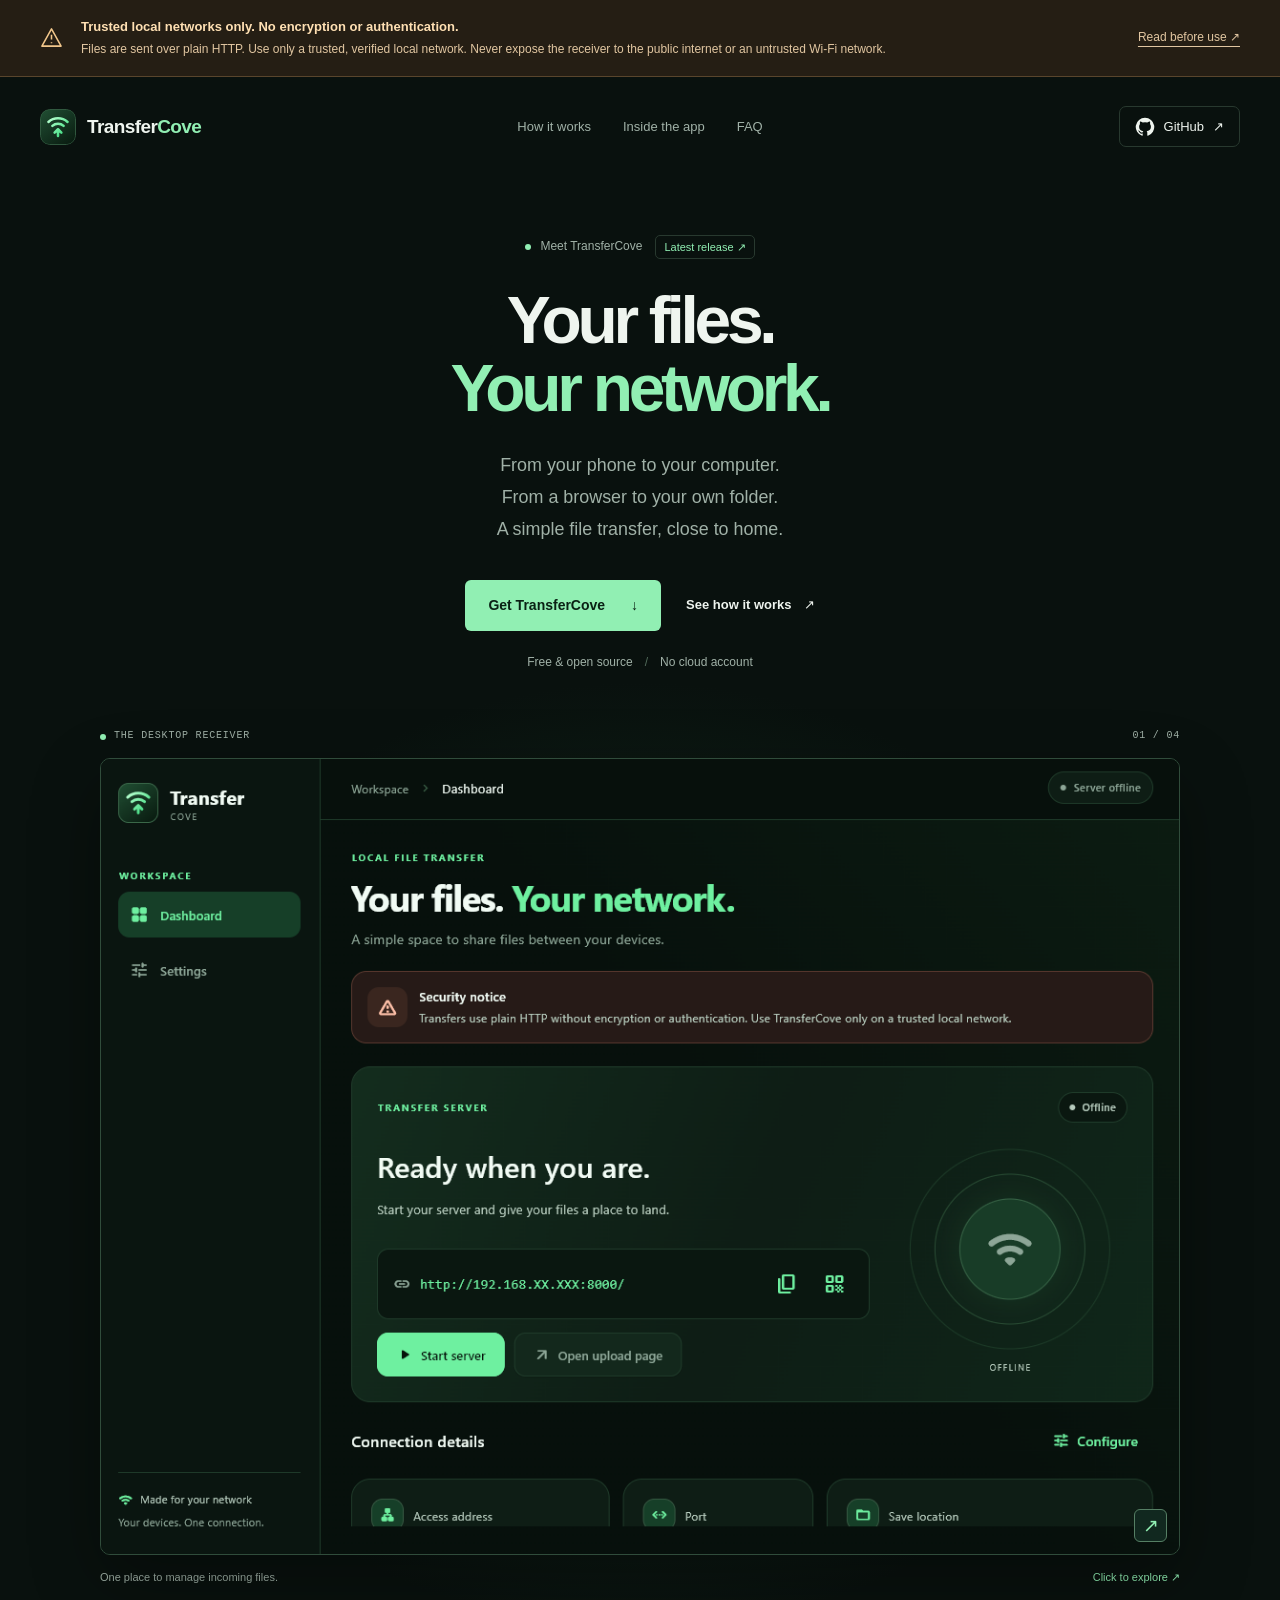
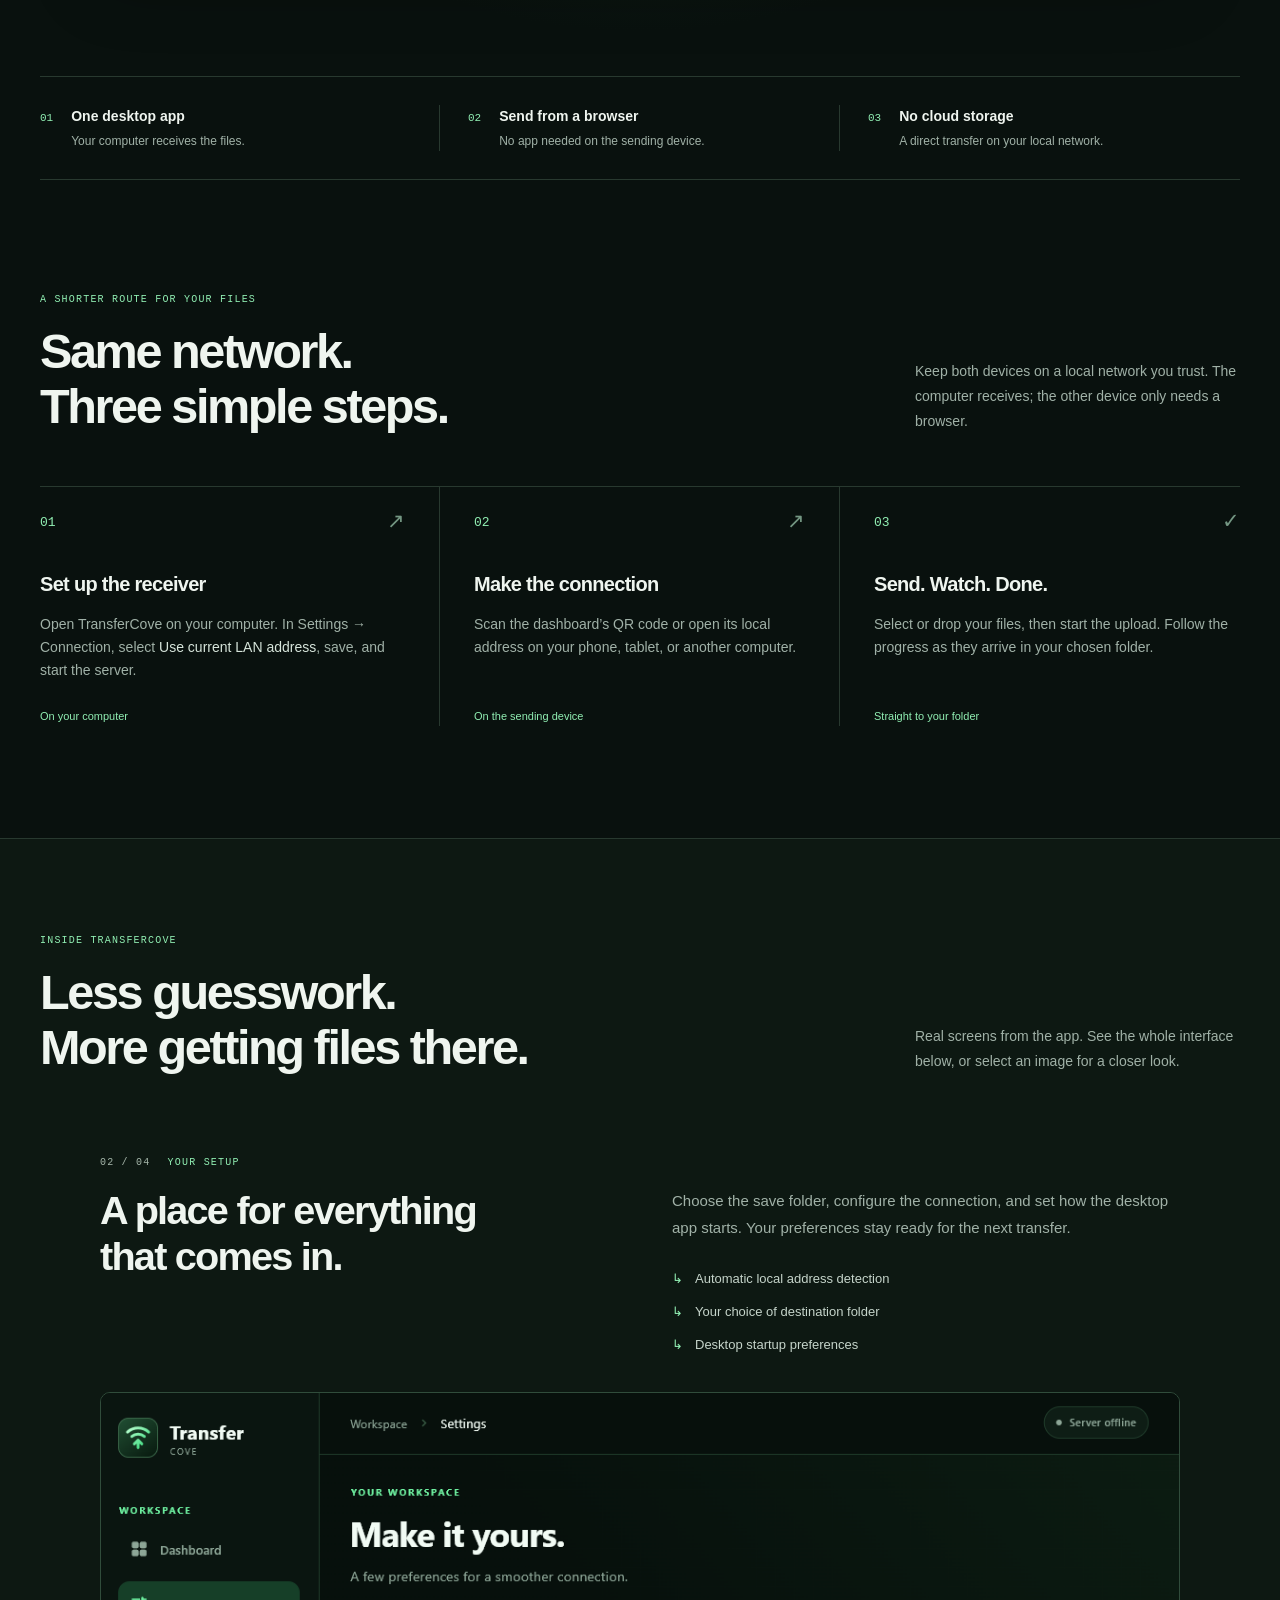
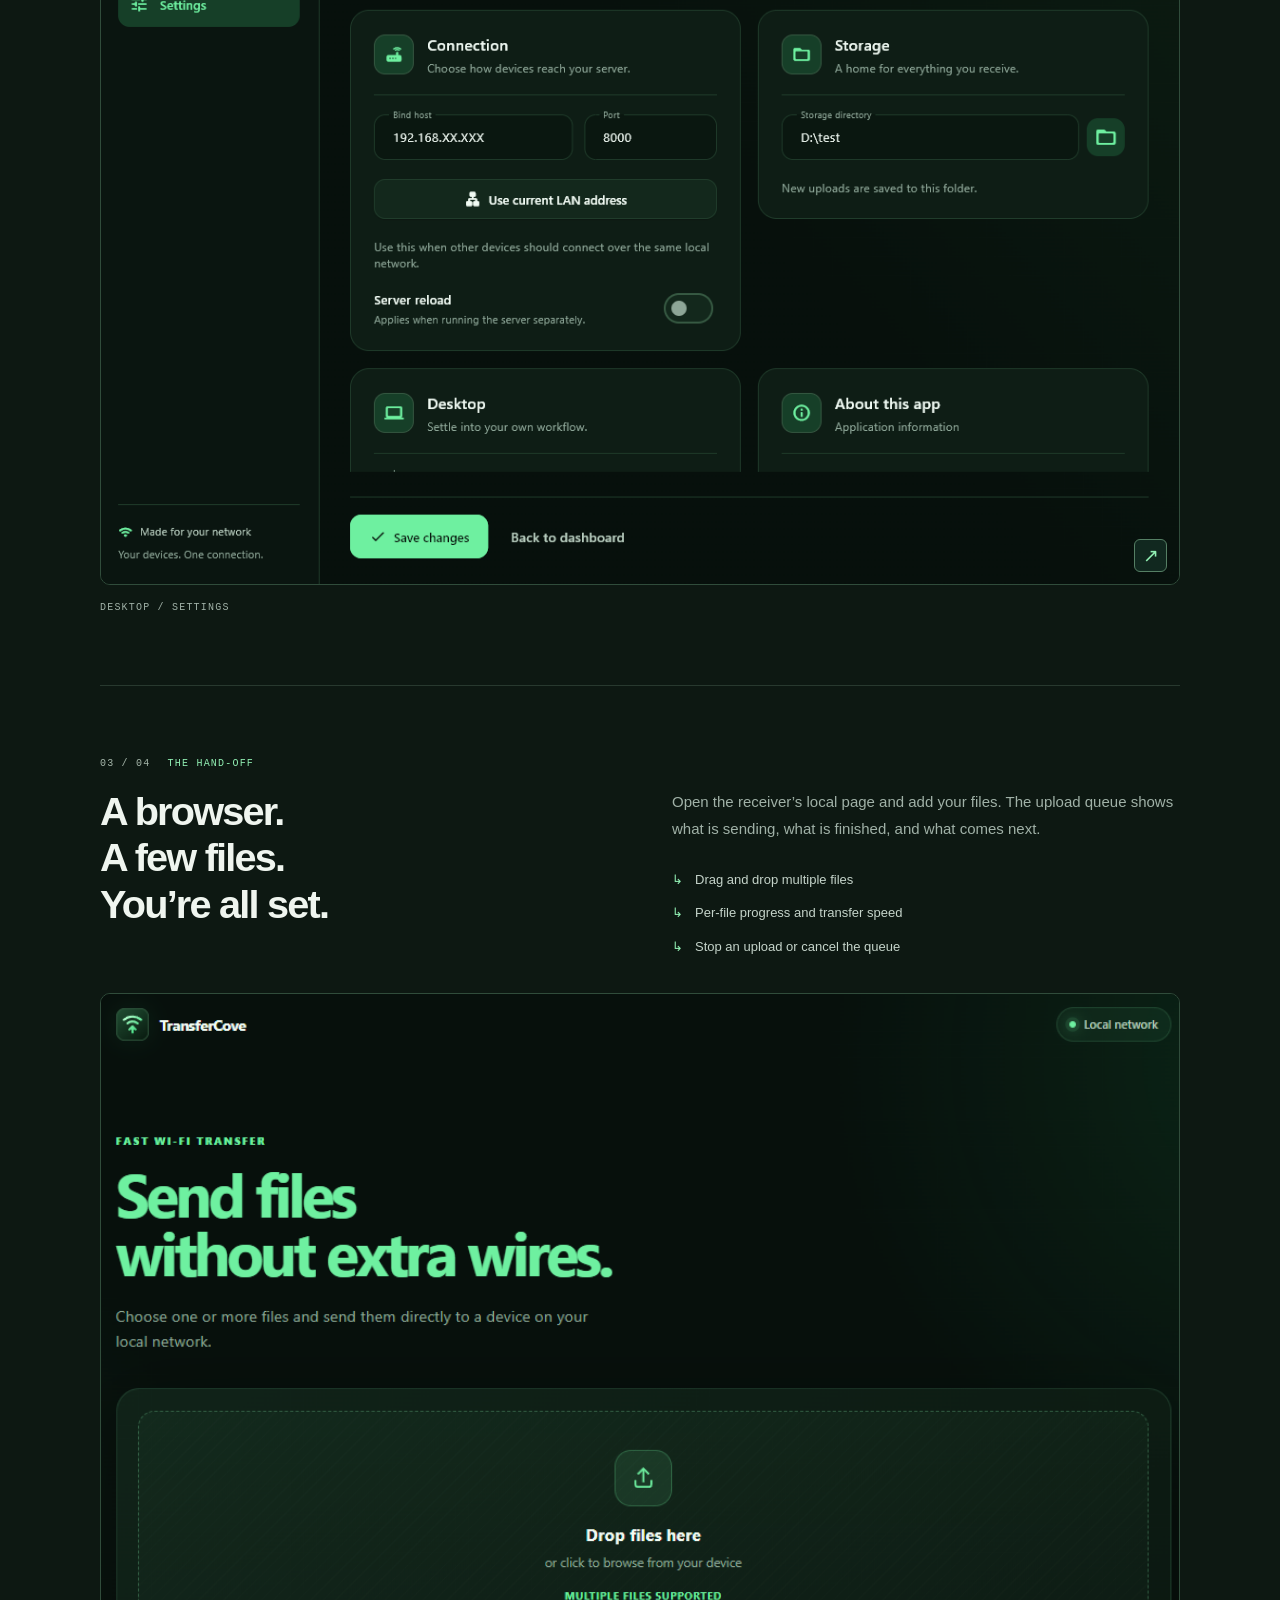
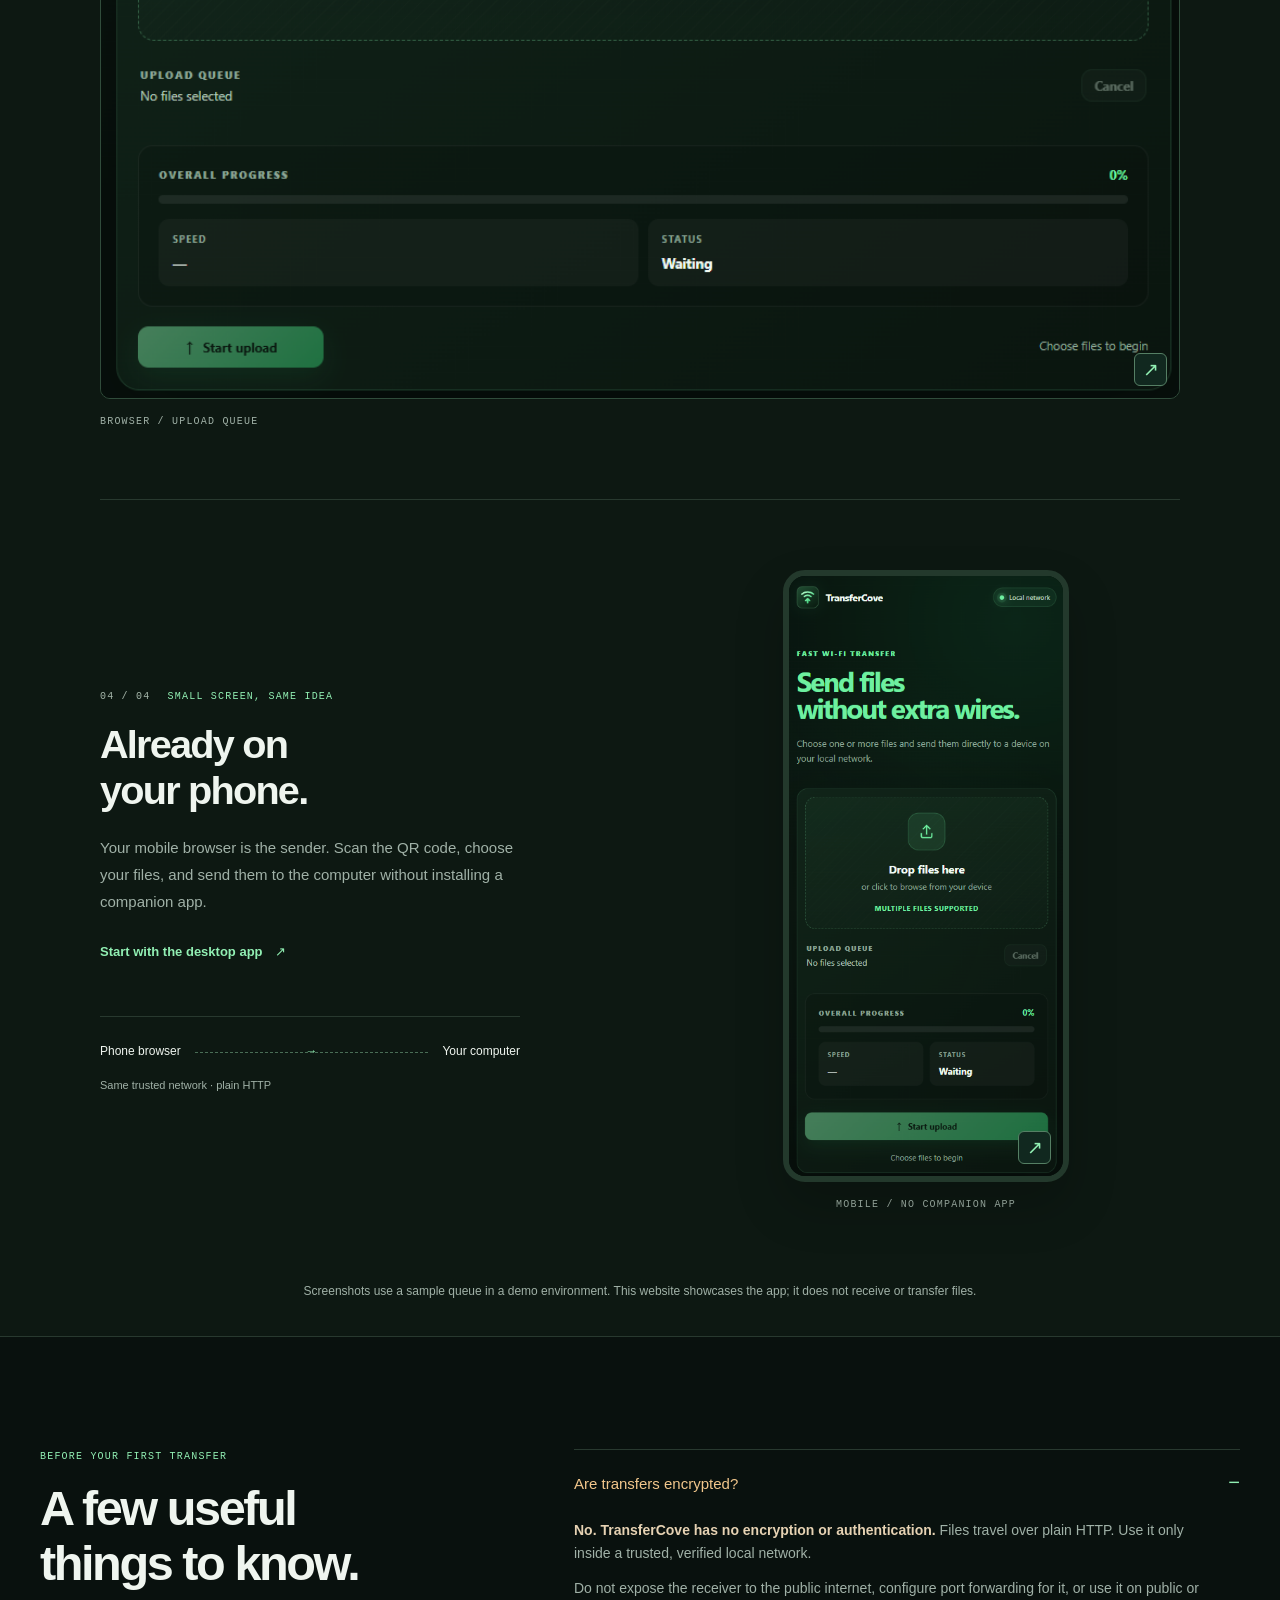
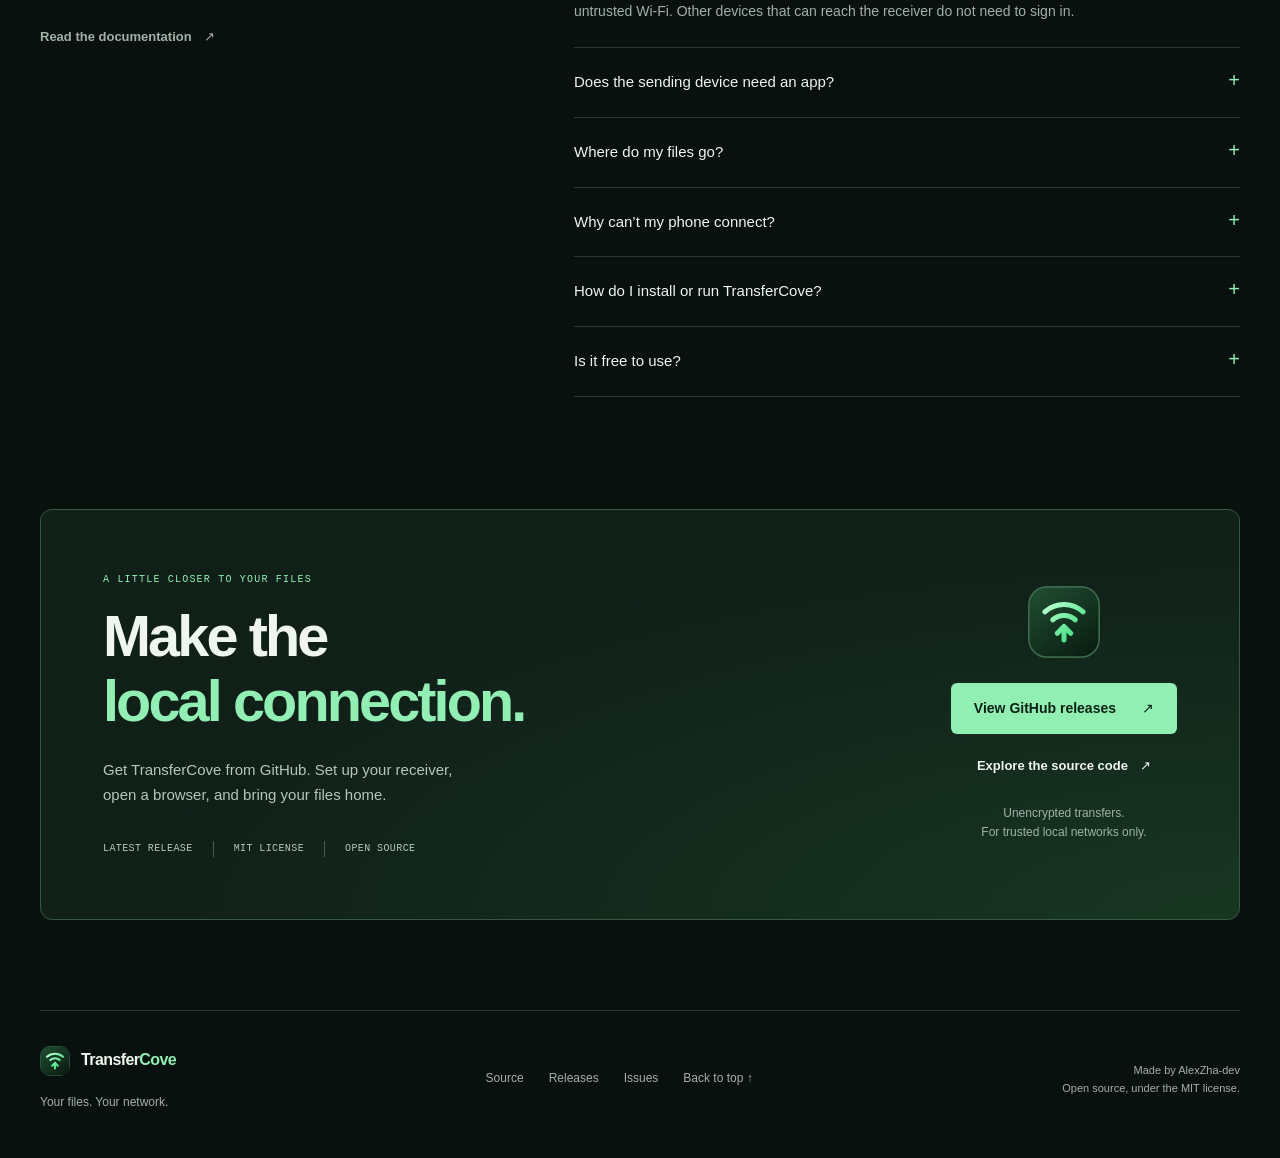
<file: index.html>
<!doctype html>
<html lang="en">
  <head>
    <meta charset="utf-8">
    <meta name="viewport" content="width=device-width, initial-scale=1">
    <meta name="theme-color" content="#09110e">
    <meta name="description" content="Send files to your computer from a phone, tablet, or browser with TransferCove. Free, open-source file transfers for trusted local networks. No encryption or authentication.">
    <meta property="og:title" content="TransferCove — your files, your network">
    <meta property="og:description" content="A desktop receiver. A browser on the other device. File transfers over your trusted local network, without a cloud account. Unencrypted HTTP.">
    <meta property="og:type" content="website">
    <meta property="og:url" content="https://alexzha-dev.github.io/transfercove/">
    <meta property="og:image" content="https://alexzha-dev.github.io/transfercove/docs/images/dashboard.png">
    <meta property="og:image:alt" content="The TransferCove desktop dashboard">
    <meta name="twitter:card" content="summary_large_image">
    <link rel="canonical" href="https://alexzha-dev.github.io/transfercove/">
    <link rel="icon" type="image/svg+xml" href="./assets/icon.svg">
    <link rel="icon" type="image/png" href="./assets/favicon.png">
    <link rel="stylesheet" href="./styles.css">
    <script defer src="./script.js"></script>
    <title>TransferCove — your files, your network</title>
  </head>
  <body id="top">
    <a class="skip-link" href="#main">Skip to content</a>

    <aside class="security-notice" aria-labelledby="security-title">
      <div class="container security-inner">
        <svg class="icon security-icon" viewBox="0 0 24 24" fill="none" stroke="currentColor" stroke-width="1.6" aria-hidden="true"><path d="m12 3 10 18H2L12 3Z" stroke-linejoin="round"/><path d="M12 9v5m0 3v1"/></svg>
        <div>
          <strong id="security-title">Trusted local networks only. No encryption or authentication.</strong>
          <p>Files are sent over plain HTTP. Use only a trusted, verified local network. Never expose the receiver to the public internet or an untrusted Wi-Fi network.</p>
        </div>
        <a href="#security">Read before use <span aria-hidden="true">↗</span></a>
      </div>
    </aside>

    <header class="site-header container">
      <a class="brand" href="#top" aria-label="TransferCove home">
        <img src="./assets/icon.svg" width="36" height="36" alt="">
        <span>Transfer<span class="text-accent">Cove</span></span>
      </a>
      <nav class="site-nav" aria-label="Main navigation">
        <a href="#how-it-works">How it works</a>
        <a href="#preview">Inside the app</a>
        <a href="#faq">FAQ</a>
      </nav>
      <a class="github-link" href="https://github.com/AlexZha-dev/transfercove">
        <svg class="icon" viewBox="0 0 24 24" fill="currentColor" aria-hidden="true"><path d="M12 .9a11.1 11.1 0 0 0-3.51 21.63c.56.1.76-.24.76-.54v-2.06c-3.09.67-3.74-1.31-3.74-1.31-.51-1.28-1.24-1.62-1.24-1.62-1.01-.69.08-.68.08-.68 1.12.08 1.7 1.15 1.7 1.15 1 1.7 2.6 1.21 3.24.93.1-.72.39-1.21.71-1.49-2.47-.28-5.06-1.24-5.06-5.49 0-1.21.43-2.2 1.14-2.98-.12-.28-.5-1.41.11-2.94 0 0 .93-.3 3.05 1.14a10.6 10.6 0 0 1 5.55 0c2.12-1.44 3.05-1.14 3.05-1.14.61 1.53.23 2.66.11 2.94.71.78 1.14 1.77 1.14 2.98 0 4.26-2.6 5.21-5.08 5.48.4.35.75 1.02.75 2.06v3.03c0 .3.2.65.77.54A11.1 11.1 0 0 0 12 .9Z"/></svg>
        GitHub <span aria-hidden="true">↗</span>
      </a>
    </header>

    <main id="main" tabindex="-1">
      <section class="hero container" aria-labelledby="hero-title">
        <div class="hero-copy">
          <a class="release-label" href="https://github.com/AlexZha-dev/transfercove/releases"><span class="status-dot" aria-hidden="true"></span> Meet TransferCove <span class="version"><span data-release-version="hero">Latest release</span> <span aria-hidden="true">↗</span></span></a>
          <h1 id="hero-title">Your files.<br><span class="text-accent">Your network.</span></h1>
          <p class="hero-description">From your phone to your computer.<br>From a browser to your own folder.<br>A simple file transfer, close to home.</p>
          <div class="hero-actions">
            <a class="button button-primary" href="#download">Get TransferCove <span aria-hidden="true">↓</span></a>
            <a class="text-link" href="#how-it-works">See how it works <span aria-hidden="true">↗</span></a>
          </div>
          <p class="hero-footnote">Free &amp; open source <span aria-hidden="true">/</span> No cloud account</p>
        </div>
        <figure class="hero-product">
          <div class="product-topline"><span><span class="status-dot" aria-hidden="true"></span> THE DESKTOP RECEIVER</span><span>01 / 04</span></div>
          <a class="screenshot-link hero-screenshot" href="./docs/images/dashboard.png" data-lightbox data-caption="Desktop dashboard — start the receiver and see your connection details." aria-label="Enlarge the desktop dashboard screenshot">
            <img src="./docs/images/dashboard.png" width="1129" height="833" alt="TransferCove dashboard with server controls, address, port, and save location" fetchpriority="high">
            <span class="image-enlarge" aria-hidden="true">↗</span>
          </a>
          <figcaption><span>One place to manage incoming files.</span><span>Click to explore <span aria-hidden="true">↗</span></span></figcaption>
        </figure>
      </section>

      <section class="principles container" aria-label="At a glance">
        <div><span class="principle-mark" aria-hidden="true">01</span><p><strong>One desktop app</strong><span>Your computer receives the files.</span></p></div>
        <div><span class="principle-mark" aria-hidden="true">02</span><p><strong>Send from a browser</strong><span>No app needed on the sending device.</span></p></div>
        <div><span class="principle-mark" aria-hidden="true">03</span><p><strong>No cloud storage</strong><span>A direct transfer on your local network.</span></p></div>
      </section>

      <section class="section container" id="how-it-works" aria-labelledby="how-title">
        <div class="section-heading">
          <div><p class="eyebrow">A shorter route for your files</p><h2 id="how-title">Same network.<br>Three simple steps.</h2></div>
          <p>Keep both devices on a local network you trust. The computer receives; the other device only needs a browser.</p>
        </div>
        <ol class="steps">
          <li><span class="step-number" aria-hidden="true">01 <span>↗</span></span><h3>Set up the receiver</h3><p>Open TransferCove on your computer. In Settings → Connection, select <strong>Use current LAN address</strong>, save, and start the server.</p><span class="step-tag">On your computer</span></li>
          <li><span class="step-number" aria-hidden="true">02 <span>↗</span></span><h3>Make the connection</h3><p>Scan the dashboard’s QR code or open its local address on your phone, tablet, or another computer.</p><span class="step-tag">On the sending device</span></li>
          <li><span class="step-number" aria-hidden="true">03 <span>✓</span></span><h3>Send. Watch. Done.</h3><p>Select or drop your files, then start the upload. Follow the progress as they arrive in your chosen folder.</p><span class="step-tag">Straight to your folder</span></li>
        </ol>
      </section>

      <section class="preview-section" id="preview" aria-labelledby="preview-title">
        <div class="container">
          <div class="section-heading">
            <div><p class="eyebrow">Inside TransferCove</p><h2 id="preview-title">Less guesswork.<br>More getting files there.</h2></div>
            <p>Real screens from the app. See the whole interface below, or select an image for a closer look.</p>
          </div>

          <article class="product-story">
            <div class="story-copy"><p class="eyebrow"><span class="story-number">02 / 04</span> Your setup</p><h3>A place for everything<br>that comes in.</h3><p>Choose the save folder, configure the connection, and set how the desktop app starts. Your preferences stay ready for the next transfer.</p><ul class="feature-list"><li>Automatic local address detection</li><li>Your choice of destination folder</li><li>Desktop startup preferences</li></ul></div>
            <figure class="product-figure"><a class="screenshot-link" href="./docs/images/settings.png" data-lightbox data-caption="Settings — configure the local connection, storage, and desktop preferences." aria-label="Enlarge the settings screenshot"><img src="./docs/images/settings.png" width="1134" height="832" loading="lazy" decoding="async" alt="TransferCove settings with connection, storage, and desktop preferences"><span class="image-enlarge" aria-hidden="true">↗</span></a><figcaption>DESKTOP / SETTINGS</figcaption></figure>
          </article>

          <article class="product-story">
            <div class="story-copy"><p class="eyebrow"><span class="story-number">03 / 04</span> The hand-off</p><h3>A browser.<br>A few files.<br>You’re all set.</h3><p>Open the receiver’s local page and add your files. The upload queue shows what is sending, what is finished, and what comes next.</p><ul class="feature-list"><li>Drag and drop multiple files</li><li>Per-file progress and transfer speed</li><li>Stop an upload or cancel the queue</li></ul></div>
            <figure class="product-figure"><a class="screenshot-link" href="./docs/images/upload.png" data-lightbox data-caption="Browser upload — add files and follow the transfer queue." aria-label="Enlarge the browser upload screenshot"><img src="./docs/images/upload.png" width="993" height="925" loading="lazy" decoding="async" alt="Browser upload page showing a drop area, file queue, and transfer progress"><span class="image-enlarge" aria-hidden="true">↗</span></a><figcaption>BROWSER / UPLOAD QUEUE</figcaption></figure>
          </article>

          <article class="product-story story-mobile">
            <div class="story-copy"><p class="eyebrow"><span class="story-number">04 / 04</span> Small screen, same idea</p><h3>Already on<br>your phone.</h3><p>Your mobile browser is the sender. Scan the QR code, choose your files, and send them to the computer without installing a companion app.</p><a class="text-link" href="#download">Start with the desktop app <span aria-hidden="true">↗</span></a><div class="connection-route" aria-label="Files go from your phone browser over the local network to your computer"><span>Phone browser</span><span class="route-line" aria-hidden="true">→</span><span>Your computer</span><small>Same trusted network · plain HTTP</small></div></div>
            <figure class="product-figure mobile-figure"><a class="screenshot-link" href="./docs/images/upload-mobile.png" data-lightbox data-caption="Mobile upload — the same browser workflow on a smaller screen." aria-label="Enlarge the mobile upload screenshot"><img src="./docs/images/upload-mobile.png" width="390" height="853" loading="lazy" decoding="async" alt="Full mobile upload page with file selection and transfer queue"><span class="image-enlarge" aria-hidden="true">↗</span></a><figcaption>MOBILE / NO COMPANION APP</figcaption></figure>
          </article>
          <p class="preview-note">Screenshots use a sample queue in a demo environment. This website showcases the app; it does not receive or transfer files.</p>
        </div>
      </section>

      <section class="section container faq-section" id="faq" aria-labelledby="faq-title">
        <div class="faq-heading"><p class="eyebrow">Before your first transfer</p><h2 id="faq-title">A few useful<br>things to know.</h2><a class="text-link" href="https://github.com/AlexZha-dev/transfercove#readme">Read the documentation <span aria-hidden="true">↗</span></a></div>
        <div class="faq-list">
          <details class="security-detail" id="security" open><summary>Are transfers encrypted?</summary><div class="faq-answer"><p><strong>No. TransferCove has no encryption or authentication.</strong> Files travel over plain HTTP. Use it only inside a trusted, verified local network.</p><p>Do not expose the receiver to the public internet, configure port forwarding for it, or use it on public or untrusted Wi-Fi. Other devices that can reach the receiver do not need to sign in.</p></div></details>
          <details><summary>Does the sending device need an app?</summary><div class="faq-answer"><p>No. Run TransferCove on the receiving computer, then open its local address in a modern browser on the sending device. A phone, tablet, or another computer can send files.</p></div></details>
          <details><summary>Where do my files go?</summary><div class="faq-answer"><p>Files are saved in the receiving computer’s storage folder, which you choose in Settings → Storage. TransferCove does not use cloud storage for the transfer.</p></div></details>
          <details><summary>Why can’t my phone connect?</summary><div class="faq-answer"><p>Connect both devices to the same trusted local network. In Settings → Connection, choose <strong>Use current LAN address</strong>, save, and start the server. Use the dashboard’s shareable address or QR code.</p><p><code>127.0.0.1</code> only works on the receiver itself; <code>0.0.0.0</code> is not an address to open in a browser. Your private-network firewall must allow the selected port. Some guest networks also block connections between devices.</p></div></details>
          <details><summary>How do I install or run TransferCove?</summary><div class="faq-answer"><p>Visit GitHub Releases for the published builds and installation notes. To run from source, you need Python 3.14+ and Poetry. Follow the repository’s <a href="https://github.com/AlexZha-dev/transfercove#quick-start">quick-start guide</a>.</p></div></details>
          <details><summary>Is it free to use?</summary><div class="faq-answer"><p>Yes. TransferCove is open source under the MIT license. There is no subscription or cloud account to create. You can inspect the code, report an issue, or contribute on GitHub.</p></div></details>
        </div>
      </section>

      <section class="download-section container" id="download" aria-labelledby="download-title">
        <div class="download-panel">
          <div class="download-copy"><p class="eyebrow">A little closer to your files</p><h2 id="download-title">Make the<br><span class="text-accent">local connection.</span></h2><p>Get TransferCove from GitHub. Set up your receiver,<br class="desktop-break"> open a browser, and bring your files home.</p><div class="download-meta"><span data-release-version="download">LATEST RELEASE</span><span>MIT LICENSE</span><span>OPEN SOURCE</span></div></div>
          <div class="download-actions"><img src="./assets/icon.svg" width="72" height="72" alt="" loading="lazy"><a class="button button-primary" href="https://github.com/AlexZha-dev/transfercove/releases">View GitHub releases <span aria-hidden="true">↗</span></a><a class="text-link" href="https://github.com/AlexZha-dev/transfercove">Explore the source code <span aria-hidden="true">↗</span></a><p>Unencrypted transfers.<br>For trusted local networks only.</p></div>
        </div>
      </section>
    </main>

    <footer class="site-footer container">
      <div><a class="brand" href="#top"><img src="./assets/icon.svg" width="30" height="30" alt=""><span>Transfer<span class="text-accent">Cove</span></span></a><p>Your files. Your network.</p></div>
      <nav aria-label="Footer navigation"><a href="https://github.com/AlexZha-dev/transfercove">Source</a><a href="https://github.com/AlexZha-dev/transfercove/releases">Releases</a><a href="https://github.com/AlexZha-dev/transfercove/issues">Issues</a><a href="#top">Back to top ↑</a></nav>
      <p class="footer-credit">Made by <a href="https://github.com/AlexZha-dev">AlexZha-dev</a><br>Open source, under the MIT license.</p>
    </footer>

    <dialog class="image-dialog" aria-labelledby="image-caption">
      <div class="dialog-toolbar"><span class="dialog-counter" aria-live="polite"></span><a class="dialog-original" href="./docs/images/dashboard.png" target="_blank" rel="noopener noreferrer">Full-size image ↗</a><button class="dialog-close" type="button" aria-label="Close screenshot viewer" autofocus>Close <span aria-hidden="true">×</span></button></div>
      <div class="dialog-image-wrap" tabindex="0" role="region" aria-label="Enlarged screenshot. Scroll to see the full image."><img class="dialog-image" alt=""></div>
      <div class="dialog-bottom"><button class="dialog-previous" type="button" aria-label="Previous screenshot">←</button><p id="image-caption" aria-live="polite"></p><button class="dialog-next" type="button" aria-label="Next screenshot">→</button></div>
    </dialog>
  </body>
</html>
</file>
<file: styles.css>
:root {
  color-scheme: dark;
  --bg: #09110e;
  --surface: #101c16;
  --text: #eff5ef;
  --muted: #a0b1a7;
  --accent: #91efb3;
  --border: #28392f;
  --amber: #f2c78c;
  --content: 1240px;
  font-family: "Segoe UI", -apple-system, BlinkMacSystemFont, sans-serif;
  font-synthesis: none;
  -webkit-font-smoothing: antialiased;
}

* { box-sizing: border-box; }
html { scroll-behavior: smooth; scroll-padding-top: 28px; }
body { margin: 0; background: var(--bg); color: var(--text); font-size: 16px; line-height: 1.65; }
body.viewer-open { overflow: hidden; }
a { color: inherit; text-underline-offset: 4px; }
button { font: inherit; cursor: pointer; }
img { display: block; max-width: 100%; height: auto; }
svg { display: block; flex: none; }
figure, p, h1, h2, h3 { margin: 0; }
button, a, summary { -webkit-tap-highlight-color: transparent; }
:focus-visible { outline: 2px solid var(--accent); outline-offset: 6px; }
::selection { background: var(--accent); color: var(--bg); }
.container { width: min(calc(100% - 80px), var(--content)); margin-inline: auto; }
.text-accent { color: var(--accent); }
.icon { width: 20px; height: 20px; }
.skip-link { position: fixed; top: 12px; left: 12px; z-index: 20; padding: 12px 20px; transform: translateY(-160%); background: var(--accent); color: var(--bg); border-radius: 6px; }
.skip-link:focus { transform: translateY(0); }

/* The security boundary is visible before any product or download copy. */
.security-notice { background: #251e14; border-bottom: 1px solid #59452c; color: #e1c6a1; }
.security-inner { display: grid; grid-template-columns: auto minmax(0, 1fr) auto; align-items: center; gap: 18px; padding-block: 17px; }
.security-icon { color: var(--amber); width: 23px; height: 23px; }
.security-inner strong { display: block; color: #ffe0b3; font-size: 13px; font-weight: 650; line-height: 1.5; }
.security-inner p { max-width: 920px; margin-top: 3px; font-size: 12px; line-height: 1.6; }
.security-inner > a { font-size: 12px; white-space: nowrap; text-underline-offset: 5px; }
.security-inner > a:hover { color: #fff0da; }
.security-inner :focus-visible { outline-color: var(--amber); }

.site-header { display: grid; grid-template-columns: 1fr auto 1fr; align-items: center; gap: 32px; min-height: 100px; }
.brand { display: inline-flex; align-items: center; gap: 11px; width: fit-content; font-size: 19px; font-weight: 700; letter-spacing: -.6px; text-decoration: none; }
.brand img { border-radius: 10px; }
.site-nav { display: flex; align-items: center; gap: 32px; }
.site-nav a, .github-link { font-size: 13px; text-decoration: none; font-weight: 500; }
.site-nav a { padding-block: 12px; color: var(--muted); }
.site-nav a:hover, .site-footer a:hover { color: var(--accent); }
.github-link { display: inline-flex; justify-self: end; align-items: center; gap: 9px; padding: 9px 15px; border: 1px solid var(--border); border-radius: 7px; }
.github-link:hover { background: var(--surface); border-color: #5c8069; }

.hero { display: grid; grid-template-columns: minmax(0, 1fr); justify-items: center; gap: 56px; padding-block: 55px 90px; }
.hero-copy { width: 100%; max-width: 760px; text-align: center; }
.release-label { display: inline-flex; align-items: center; gap: 9px; color: var(--muted); font-size: 12px; text-decoration: none; }
.status-dot { display: inline-block; flex: none; width: 6px; height: 6px; border-radius: 50%; background: var(--accent); }
.version { margin-left: 4px; padding: 2px 8px; border: 1px solid var(--border); border-radius: 5px; color: var(--accent); font-size: 11px; }
h1 { margin-block: 27px 26px; font-size: clamp(48px, 5.15vw, 72px); line-height: 1.04; font-weight: 600; letter-spacing: -.065em; }
.hero-description { color: var(--muted); font-size: clamp(16px, 1.4vw, 18px); line-height: 1.8; }
.hero-actions { display: flex; align-items: center; justify-content: center; gap: 25px; margin-top: 34px; flex-wrap: wrap; }
.button { display: inline-flex; justify-content: center; align-items: center; gap: 26px; min-height: 51px; padding: 12px 22px; border: 1px solid transparent; border-radius: 6px; font-size: 14px; font-weight: 650; text-decoration: none; transition: background .18s, transform .18s; }
.button-primary { background: var(--accent); color: #0a2114; }
.button-primary:hover { background: #b4f8cc; transform: translateY(-2px); }
.text-link { display: inline-flex; align-items: center; gap: 12px; width: fit-content; padding-block: 9px; font-size: 13px; font-weight: 550; text-decoration: none; }
.text-link:hover { color: var(--accent); }
.hero-footnote { display: flex; flex-wrap: wrap; justify-content: center; gap: 12px; margin-top: 22px; color: var(--muted); font-size: 12px; }
.hero-footnote > span { color: #526c5b; }
.hero-product { width: min(100%, 1080px); min-width: 0; position: relative; isolation: isolate; }
.hero-product::before { position: absolute; z-index: -1; inset: -65px -14px; background: radial-gradient(ellipse at center, #193c27 0%, transparent 68%); content: ""; opacity: .75; }
.product-topline { display: flex; justify-content: space-between; gap: 12px; margin-bottom: 13px; color: var(--muted); font-family: ui-monospace, "Cascadia Code", Consolas, monospace; font-size: 10px; letter-spacing: .08em; }
.product-topline > span:first-child { display: inline-flex; align-items: center; gap: 8px; }
.screenshot-link { display: block; position: relative; overflow: hidden; border: 1px solid #304c3b; border-radius: 10px; background: #08140d; transition: border-color .2s, box-shadow .2s; }
.screenshot-link:hover { border-color: #719c80; box-shadow: 0 20px 55px #0003; }
.screenshot-link img { width: 100%; height: auto; max-height: none; object-fit: contain; }
.hero-screenshot { box-shadow: 0 25px 70px #0005; }
.image-enlarge { position: absolute; right: 12px; bottom: 12px; display: grid; place-items: center; width: 33px; height: 33px; background: #11281f; color: var(--accent); border: 1px solid #557f64; border-radius: 6px; font-size: 19px; }
.hero-product figcaption { display: flex; justify-content: space-between; gap: 15px; margin-top: 13px; color: var(--muted); font-size: 11px; }
.hero-product figcaption > span:last-child { color: var(--accent); }

.principles { display: grid; grid-template-columns: repeat(3, minmax(0, 1fr)); border-block: 1px solid var(--border); padding-block: 28px; }
.principles > div { display: flex; align-items: flex-start; gap: 18px; padding-inline: 28px; border-right: 1px solid var(--border); }
.principles > div:first-child { padding-left: 0; }
.principles > div:last-child { padding-right: 0; border: 0; }
.principle-mark { margin-top: 4px; color: var(--accent); font: 11px/1.8 ui-monospace, Consolas, monospace; }
.principles strong { display: block; font-size: 14px; font-weight: 600; }
.principles p > span { display: block; margin-top: 3px; color: var(--muted); font-size: 12px; }

.section { padding-block: 112px; }
.section-heading { display: flex; align-items: end; justify-content: space-between; gap: 60px; margin-bottom: 52px; }
.eyebrow { margin-bottom: 16px; color: var(--accent); font-family: ui-monospace, "Cascadia Code", Consolas, monospace; font-size: 10px; line-height: 1.6; letter-spacing: .12em; text-transform: uppercase; }
h2 { font-size: clamp(34px, 3.8vw, 50px); line-height: 1.13; font-weight: 550; letter-spacing: -.05em; }
.section-heading > p { max-width: 325px; color: var(--muted); font-size: 14px; line-height: 1.8; }
.steps { display: grid; grid-template-columns: repeat(3, minmax(0, 1fr)); margin: 0; padding: 0; list-style: none; border-top: 1px solid var(--border); }
.steps li { position: relative; display: flex; flex-direction: column; padding: 25px 34px 0; border-right: 1px solid var(--border); }
.steps li:first-child { padding-left: 0; }
.steps li:last-child { padding-right: 0; border: 0; }
.step-number { display: flex; justify-content: space-between; align-items: center; margin-bottom: 35px; color: var(--accent); font: 13px/1 ui-monospace, Consolas, monospace; }
.step-number > span { font-size: 21px; color: #749783; }
.steps h3 { font-size: 20px; letter-spacing: -.035em; font-weight: 600; }
.steps p { margin: 12px 0 25px; color: var(--muted); font-size: 14px; }
.steps strong { color: #d6e4da; font-weight: 500; }
.step-tag { margin-top: auto; color: var(--accent); font-size: 11px; }

.preview-section { padding-block: 94px 34px; background: #0d1812; border-block: 1px solid var(--border); }
.preview-section .section-heading { margin-bottom: 10px; }
.product-story { display: grid; grid-template-columns: minmax(0, 1fr); gap: 36px; width: min(100%, 1080px); margin-inline: auto; padding-block: 70px; }
.product-story + .product-story { border-top: 1px solid var(--border); }
.story-copy { display: grid; grid-template-columns: minmax(0, 1fr) minmax(0, 1fr); column-gap: 64px; align-items: start; }
.story-copy > .eyebrow { grid-column: 1 / -1; }
.story-copy > h3 { grid-column: 1; grid-row: 2 / 4; }
.story-copy > p:not(.eyebrow), .story-copy > .feature-list { grid-column: 2; }
.story-number { display: inline-block; margin-right: 10px; color: #a5b6aa; }
.story-copy h3 { font-size: clamp(30px, 3.1vw, 42px); line-height: 1.17; font-weight: 550; letter-spacing: -.045em; }
.story-copy > p:not(.eyebrow) { color: var(--muted); font-size: 15px; line-height: 1.8; }
.feature-list { display: grid; gap: 12px; margin: 27px 0 0; padding: 0; list-style: none; }
.feature-list li { display: flex; align-items: baseline; gap: 12px; font-size: 13px; color: #c5d4ca; }
.feature-list li::before { content: "↳"; color: var(--accent); }
.product-figure { width: 100%; min-width: 0; }
.product-figure figcaption { margin-top: 15px; color: var(--muted); font: 10px/1.5 ui-monospace, Consolas, monospace; letter-spacing: .12em; }
.story-mobile { grid-template-columns: minmax(0, 1fr) minmax(0, 1fr); align-items: center; gap: 64px; }
.story-mobile .story-copy { display: block; max-width: 420px; }
.story-mobile .story-copy > p:not(.eyebrow) { margin-top: 21px; }
.story-mobile .text-link { margin-top: 17px; color: var(--accent); }
.mobile-figure { width: min(100%, 390px); justify-self: center; }
.mobile-figure .screenshot-link { width: fit-content; margin-inline: auto; border-radius: 22px; border: 6px solid #23392c; box-shadow: 0 24px 50px #0003; }
.mobile-figure .screenshot-link img { display: block; width: auto; max-width: 100%; max-height: 600px; margin-inline: auto; }
.mobile-figure figcaption { text-align: center; }
.connection-route { display: flex; align-items: center; flex-wrap: wrap; gap: 14px; margin-top: 44px; padding-top: 25px; border-top: 1px solid var(--border); font-size: 12px; }
.route-line { flex: 1; color: var(--accent); text-align: center; border-bottom: 1px dashed #496d56; line-height: .05; }
.connection-route small { flex-basis: 100%; color: var(--muted); font-size: 11px; }
.preview-note { max-width: 690px; margin-inline: auto; color: var(--muted); text-align: center; font-size: 12px; }

.faq-section { display: grid; grid-template-columns: .8fr 1.2fr; gap: 90px; }
.faq-heading .text-link { margin-top: 26px; color: var(--muted); }
.faq-list { border-top: 1px solid var(--border); }
.faq-list details { border-bottom: 1px solid var(--border); }
.faq-list summary { display: flex; justify-content: space-between; align-items: baseline; gap: 20px; padding-block: 22px; cursor: pointer; list-style: none; font-size: 15px; font-weight: 500; }
.faq-list summary::-webkit-details-marker { display: none; }
.faq-list summary::after { content: "+"; color: var(--accent); font-size: 20px; line-height: 1; }
.faq-list details[open] > summary::after { content: "−"; }
.faq-list summary:hover { color: var(--accent); }
.faq-answer { padding: 0 25px 24px 0; color: var(--muted); font-size: 14px; }
.faq-answer p + p { margin-top: 12px; }
.faq-answer strong { color: #e6d2b3; font-weight: 550; }
.faq-answer a { color: var(--accent); }
code { font-size: .9em; color: #d7e6dc; }
.security-detail summary { color: var(--amber); }

.download-section { padding-bottom: 90px; }
.download-panel { display: grid; grid-template-columns: 1fr auto; align-items: center; gap: 60px; padding: 62px; border: 1px solid #35583f; border-radius: 12px; background: radial-gradient(ellipse at 100% 100%, #204c2b80, transparent 65%), #102019; }
.download-copy h2 { font-size: clamp(38px, 4.5vw, 60px); }
.download-copy > p:not(.eyebrow) { margin-top: 24px; color: #b3c8bb; font-size: 15px; }
.download-meta { display: flex; flex-wrap: wrap; gap: 20px; margin-top: 33px; color: #b3c8bb; font: 10px/1.6 ui-monospace, Consolas, monospace; letter-spacing: .04em; }
.download-meta span + span { padding-left: 20px; border-left: 1px solid #425f4d; }
.download-actions { display: flex; flex-direction: column; align-items: center; }
.download-actions img { margin-bottom: 25px; border-radius: 18px; }
.download-actions .text-link { margin-top: 12px; }
.download-actions > p { margin-top: 19px; color: var(--muted); font-size: 12px; line-height: 1.6; text-align: center; }

.site-footer { display: flex; justify-content: space-between; align-items: center; gap: 35px; padding-block: 35px 45px; border-top: 1px solid var(--border); }
.site-footer .brand { font-size: 16px; }
.site-footer p { margin-top: 9px; color: var(--muted); font-size: 12px; }
.site-footer nav { display: flex; flex-wrap: wrap; gap: 25px; }
.site-footer nav a { padding-block: 9px; color: var(--muted); font-size: 12px; text-decoration: none; }
.site-footer .footer-credit { margin: 0; text-align: right; font-size: 11px; }
.footer-credit a { text-decoration: none; }

.image-dialog { width: min(1440px, calc(100% - 40px)); max-width: none; height: calc(100dvh - 40px); max-height: calc(100dvh - 40px); padding: 0; overflow: hidden; background: #0c1811; color: var(--text); border: 1px solid #4e6b57; border-radius: 12px; box-shadow: 0 30px 100px #0008; }
.image-dialog[open] { display: flex; flex-direction: column; }
.image-dialog::backdrop { background: #020805e8; }
.dialog-toolbar { display: flex; flex-shrink: 0; align-items: center; gap: 25px; padding: 14px 20px; border-bottom: 1px solid var(--border); font-size: 12px; }
.dialog-counter { color: var(--muted); }
.dialog-original { margin-left: auto; color: var(--accent); }
.image-dialog button { min-width: 44px; min-height: 44px; padding: 8px 14px; border: 1px solid var(--border); border-radius: 5px; background: #1d3024; color: var(--text); font-size: 13px; }
.image-dialog button:hover { border-color: var(--accent); }
.dialog-close span { margin-left: 12px; font-size: 20px; }
.dialog-image-wrap { flex: 1; min-height: 0; padding: 15px; overflow: auto; overscroll-behavior: contain; scrollbar-gutter: stable; }
.dialog-image-wrap:focus-visible { outline-offset: -3px; }
.dialog-image { width: auto; max-width: 100%; height: auto; max-height: none; margin-inline: auto; object-fit: contain; }
.dialog-bottom { display: grid; flex-shrink: 0; grid-template-columns: auto 1fr auto; align-items: center; gap: 20px; padding: 15px 20px; border-top: 1px solid var(--border); }
.dialog-bottom p { color: #c5d4ca; font-size: 12px; text-align: center; }

@media (min-width: 1550px) {
  .hero { padding-block: 95px 115px; }
}

@media (max-width: 1100px) {
  .container { width: calc(100% - 56px); }
  .site-header { gap: 20px; }
  .site-nav { gap: 22px; }
  .hero { gap: 44px; }
  .hero-actions { gap: 15px; }
  .product-story { gap: 45px; }
  .faq-section { gap: 45px; }
  .download-panel { padding: 42px; gap: 35px; }
  .site-footer { flex-wrap: wrap; }
}

@media (max-width: 800px) {
  .security-inner { grid-template-columns: auto 1fr; gap: 12px; }
  .security-inner > a { grid-column: 2; width: fit-content; }
  .security-icon { align-self: start; margin-top: 2px; }
  .site-header { grid-template-columns: 1fr auto; padding-block: 22px 15px; row-gap: 17px; }
  .site-nav { grid-column: 1 / -1; grid-row: 2; justify-content: center; gap: 38px; border-block: 1px solid var(--border); }
  .hero { grid-template-columns: 1fr; gap: 48px; padding-block: 45px 50px; }
  .hero-copy { max-width: 560px; }
  h1 { font-size: clamp(52px, 10vw, 76px); }
  .hero-description { font-size: 18px; }
  .principles > div { gap: 10px; padding-inline: 16px; }
  .principles strong { font-size: 13px; }
  .principles p > span { font-size: 11px; }
  .section { padding-block: 75px; }
  .section-heading { gap: 30px; }
  .section-heading > p { max-width: 250px; font-size: 13px; }
  .steps li { padding-inline: 20px; }
  .steps h3 { font-size: 18px; }
  .steps p { font-size: 13px; }
  .preview-section { padding-top: 65px; }
  .product-story { gap: 30px; padding-block: 48px; }
  .story-copy { column-gap: 32px; }
  .story-mobile { grid-template-columns: minmax(0, 1fr); gap: 35px; }
  .story-mobile .story-copy h3 { font-size: 32px; }
  .story-mobile .story-copy > p:not(.eyebrow) { font-size: 14px; }
  .faq-section { grid-template-columns: 1fr; gap: 35px; }
  .download-panel { grid-template-columns: 1fr; gap: 35px; }
  .download-actions { align-items: flex-start; }
  .download-actions > img { display: none; }
  .download-actions > p { text-align: left; }
  .download-section { padding-bottom: 65px; }
  .site-footer nav { gap: 20px; }
  .site-footer .footer-credit { flex-basis: 100%; text-align: left; }
}

@media (max-width: 540px) {
  .container { width: calc(100% - 36px); }
  .security-inner { padding-block: 14px; }
  .security-inner strong { font-size: 12px; }
  .security-inner p { font-size: 11px; }
  .security-inner > a { font-size: 11px; }
  .brand { gap: 8px; font-size: 17px; }
  .brand img { width: 31px; height: 31px; }
  .github-link { gap: 7px; padding: 8px 10px; font-size: 12px; }
  .github-link .icon { width: 16px; height: 16px; }
  .site-nav { gap: 26px; }
  .site-nav a { font-size: 12px; }
  .hero { padding-top: 35px; }
  .hero-copy { text-align: left; }
  .hero-actions, .hero-footnote { justify-content: flex-start; }
  h1 { font-size: clamp(44px, 11.8vw, 64px); margin-top: 25px; }
  .hero-description { font-size: 16px; }
  .hero-actions { gap: 13px 22px; margin-top: 26px; }
  .hero-actions .button { padding-inline: 17px; gap: 16px; }
  .hero-actions .text-link { font-size: 12px; }
  .hero-product figcaption { font-size: 10px; }
  .hero-product figcaption > span:last-child { display: none; }
  .product-topline { font-size: 9px; }
  .principles { grid-template-columns: 1fr; padding-block: 6px; }
  .principles > div, .principles > div:first-child, .principles > div:last-child { border-right: 0; padding: 16px 0; gap: 20px; }
  .principles > div + div { border-top: 1px solid var(--border); }
  .principles strong { font-size: 14px; }
  .principles p > span { font-size: 12px; }
  .section-heading { display: block; margin-bottom: 32px; }
  .section-heading > p { max-width: 100%; margin-top: 20px; font-size: 14px; }
  h2 { font-size: 35px; }
  .steps { grid-template-columns: 1fr; }
  .steps li, .steps li:first-child, .steps li:last-child { padding: 26px 0; border-right: 0; }
  .steps li + li { border-top: 1px solid var(--border); }
  .step-number { margin-bottom: 17px; }
  .steps h3 { font-size: 21px; }
  .steps p { margin-bottom: 18px; font-size: 14px; }
  .section { padding-block: 65px; }
  .story-copy h3 { font-size: 33px; }
  .story-copy { display: block; }
  .story-copy > p:not(.eyebrow) { margin-top: 21px; }
  .story-mobile { grid-template-columns: 1fr; }
  .story-mobile .story-copy { max-width: none; }
  .connection-route { margin-top: 28px; }
  .mobile-figure { margin-top: 8px; }
  .preview-note { text-align: left; font-size: 11px; }
  .faq-list summary { font-size: 14px; }
  .faq-answer { padding-right: 0; font-size: 13px; }
  .download-panel { padding: 32px 22px; }
  .download-copy h2 { font-size: clamp(32px, 8.2vw, 44px); }
  .download-copy > p:not(.eyebrow) { font-size: 14px; }
  .desktop-break { display: none; }
  .download-meta { gap: 10px; font-size: 9px; }
  .download-meta span + span { padding-left: 10px; }
  .download-actions, .download-actions .button { width: 100%; }
  .download-actions .button { gap: 12px; padding-inline: 12px; }
  .site-footer { gap: 25px; }
  .site-footer nav { flex-basis: 100%; gap: 23px; }
  .image-dialog { width: calc(100% - 16px); height: calc(100dvh - 16px); max-height: calc(100dvh - 16px); border-radius: 8px; }
  .dialog-toolbar { padding: 8px; gap: 10px; font-size: 10px; }
  .dialog-close { padding-inline: 9px !important; }
  .dialog-close span { margin-left: 5px; }
  .dialog-image-wrap { padding: 8px; }
  .dialog-bottom { gap: 10px; padding: 8px; }
  .dialog-bottom p { font-size: 11px; }
}

@media (prefers-reduced-motion: reduce) {
  html { scroll-behavior: auto; }
  *, *::before, *::after { transition: none !important; }
}
</file>
